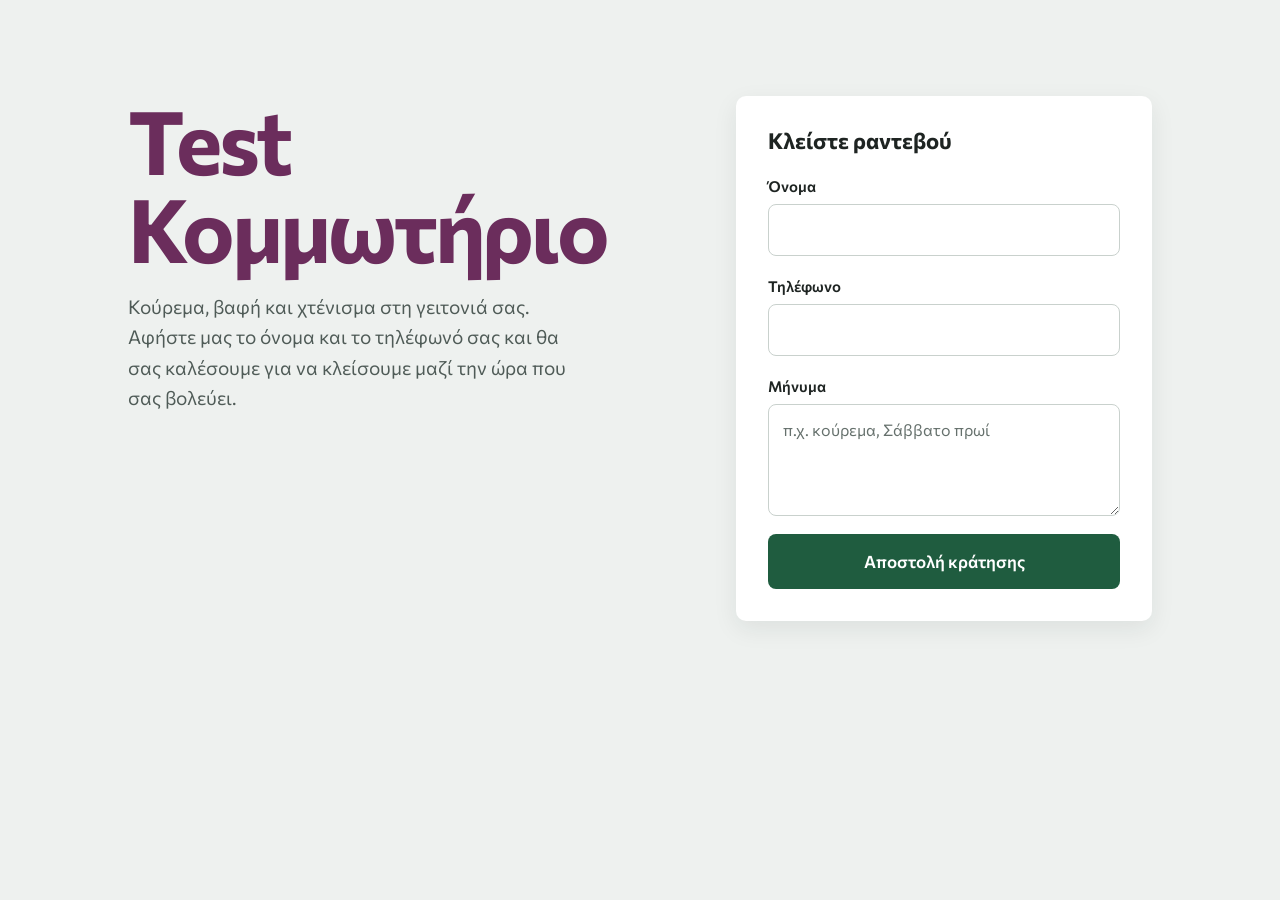
<file: index.html>
<!doctype html>
<html lang="el">
<head>
  <meta charset="utf-8">
  <meta name="viewport" content="width=device-width, initial-scale=1">
  <title>Test Κομμωτήριο</title>
  <meta name="description" content="Test Κομμωτήριο: κλείστε ραντεβού online.">
  <meta name="robots" content="noindex">
  <link rel="preconnect" href="https://fonts.googleapis.com">
  <link rel="preconnect" href="https://fonts.gstatic.com" crossorigin>
  <link href="https://fonts.googleapis.com/css2?family=Commissioner:wght@400;600;700&display=swap" rel="stylesheet">
  <link rel="stylesheet" href="style.css">
</head>
<body>
  <main class="page">
    <section class="intro">
      <h1>Test Κομμωτήριο</h1>
      <p>Κούρεμα, βαφή και χτένισμα στη γειτονιά σας. Αφήστε μας το όνομα και το τηλέφωνό σας και θα σας καλέσουμε για να κλείσουμε μαζί την ώρα που σας βολεύει.</p>
    </section>

    <section class="booking" aria-labelledby="booking-title">
      <h2 id="booking-title">Κλείστε ραντεβού</h2>
      <form action="https://api.web3forms.com/submit" method="POST">
        <input type="hidden" name="access_key" value="572dae94-bc1f-4a1f-9d23-8335d4de2eca">
        <input type="hidden" name="redirect" value="https://test-komotirio.netlify.app/thanks.html">
        <input type="checkbox" name="botcheck" class="botcheck" tabindex="-1" autocomplete="off">

        <div class="field">
          <label for="name">Όνομα</label>
          <input id="name" name="Όνομα"type="text" autocomplete="name" required>
        </div>

        <div class="field">
          <label for="phone">Τηλέφωνο</label>
          <input id="phone" name="Τηλέφωνο"type="tel" inputmode="tel" autocomplete="tel" required>
        </div>

        <div class="field">
          <label for="message">Μήνυμα</label>
          <textarea id="message" name="Μήνυμα"placeholder="π.χ. κούρεμα, Σάββατο πρωί"></textarea>
        </div>

        <button type="submit">Αποστολή κράτησης</button>
      </form>
    </section>
  </main>
</body>
</html>
</file>
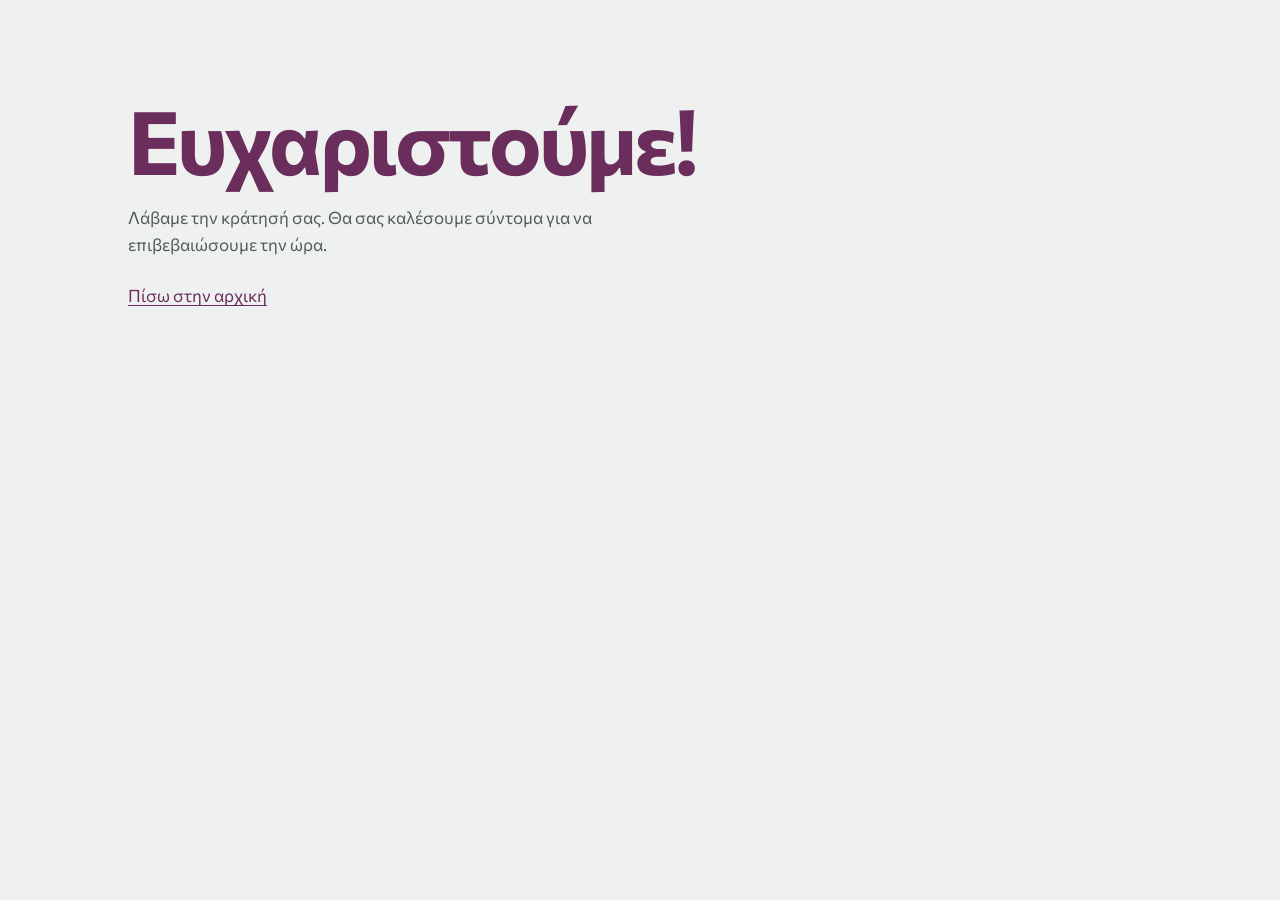
<file: thanks.html>
<!doctype html>
<html lang="el">
<head>
  <meta charset="utf-8">
  <meta name="viewport" content="width=device-width, initial-scale=1">
  <title>Ευχαριστούμε | Test Κομμωτήριο</title>
  <meta name="robots" content="noindex">
  <link rel="preconnect" href="https://fonts.googleapis.com">
  <link rel="preconnect" href="https://fonts.gstatic.com" crossorigin>
  <link href="https://fonts.googleapis.com/css2?family=Commissioner:wght@400;600;700&display=swap" rel="stylesheet">
  <link rel="stylesheet" href="style.css">
</head>
<body>
  <main class="page">
    <section class="thanks">
      <h1>Ευχαριστούμε!</h1>
      <p>Λάβαμε την κράτησή σας. Θα σας καλέσουμε σύντομα για να επιβεβαιώσουμε την ώρα.</p>
      <a href="/">Πίσω στην αρχική</a>
    </section>
  </main>
</body>
</html>
</file>
<file: style.css>
:root {
  --bg: #eef1ef;
  --surface: #ffffff;
  --text: #1e2422;
  --muted: #4f5b57;
  --accent: #6b2d5c;
  --accent-hover: #55224a;
  --select: #e9dde6;
  --button: #1f5c3f;
  --button-hover: #174a32;
  --line: #c9d1cd;
  --radius: 10px;
}

*, *::before, *::after { box-sizing: border-box; }

html { -webkit-text-size-adjust: 100%; }

body {
  margin: 0;
  background: var(--bg);
  color: var(--text);
  font-family: "Commissioner", system-ui, sans-serif;
  font-size: 1.0625rem;
  line-height: 1.6;
  caret-color: var(--accent);
}

::selection { background: var(--select); color: var(--text); }

.page {
  max-width: 68rem;
  margin: 0 auto;
  padding: clamp(2.5rem, 8vw, 6rem) 1rem;
  display: grid;
  gap: 2.5rem;
}

@media (min-width: 52rem) {
  .page { grid-template-columns: 1fr 26rem; gap: 4rem; align-items: start; padding-inline: 2rem; }
}

h1 {
  margin: 0 0 1.25rem;
  font-size: clamp(2.75rem, 9vw, 5.5rem);
  font-weight: 700;
  line-height: 1;
  letter-spacing: -0.035em;
  text-wrap: balance;
  color: var(--accent);
}

.intro p { margin: 0; max-width: 38ch; color: var(--muted); font-size: 1.1875rem; }

a { color: var(--accent); text-underline-offset: 0.2em; }

.booking {
  background: var(--surface);
  border-radius: var(--radius);
  padding: clamp(1.25rem, 4vw, 2rem);
  box-shadow: 0 8px 24px rgb(30 36 34 / 0.08);
}

.booking h2 { margin: 0 0 1.25rem; font-size: 1.375rem; line-height: 1.2; }

.field { display: grid; gap: 0.375rem; margin-bottom: 1.125rem; }

label { font-weight: 600; font-size: 0.9375rem; }

input, textarea {
  width: 100%;
  font: inherit;
  font-size: 1rem; /* αποφυγή zoom στο iOS */
  color: var(--text);
  background: var(--surface);
  border: 1px solid var(--line);
  border-radius: 8px;
  padding: 0.75rem 0.875rem;
  transition: border-color 150ms ease-out, box-shadow 150ms ease-out;
}

textarea { min-height: 7rem; resize: vertical; }

input::placeholder, textarea::placeholder { color: #66716d; }

input:focus-visible, textarea:focus-visible {
  outline: none;
  border-color: var(--accent);
  box-shadow: 0 0 0 3px var(--select);
}

.botcheck { display: none; }

button {
  width: 100%;
  font: inherit;
  font-weight: 600;
  color: #fff;
  background: var(--button);
  border: 0;
  border-radius: 8px;
  padding: 0.875rem 1rem;
  cursor: pointer;
  transition: background-color 150ms ease-out;
}

button:hover { background: var(--button-hover); }

button:focus-visible { outline: 3px solid var(--select); outline-offset: 2px; }

.thanks { max-width: 40rem; }
.thanks p { margin: 0 0 1.5rem; color: var(--muted); }
</file>
